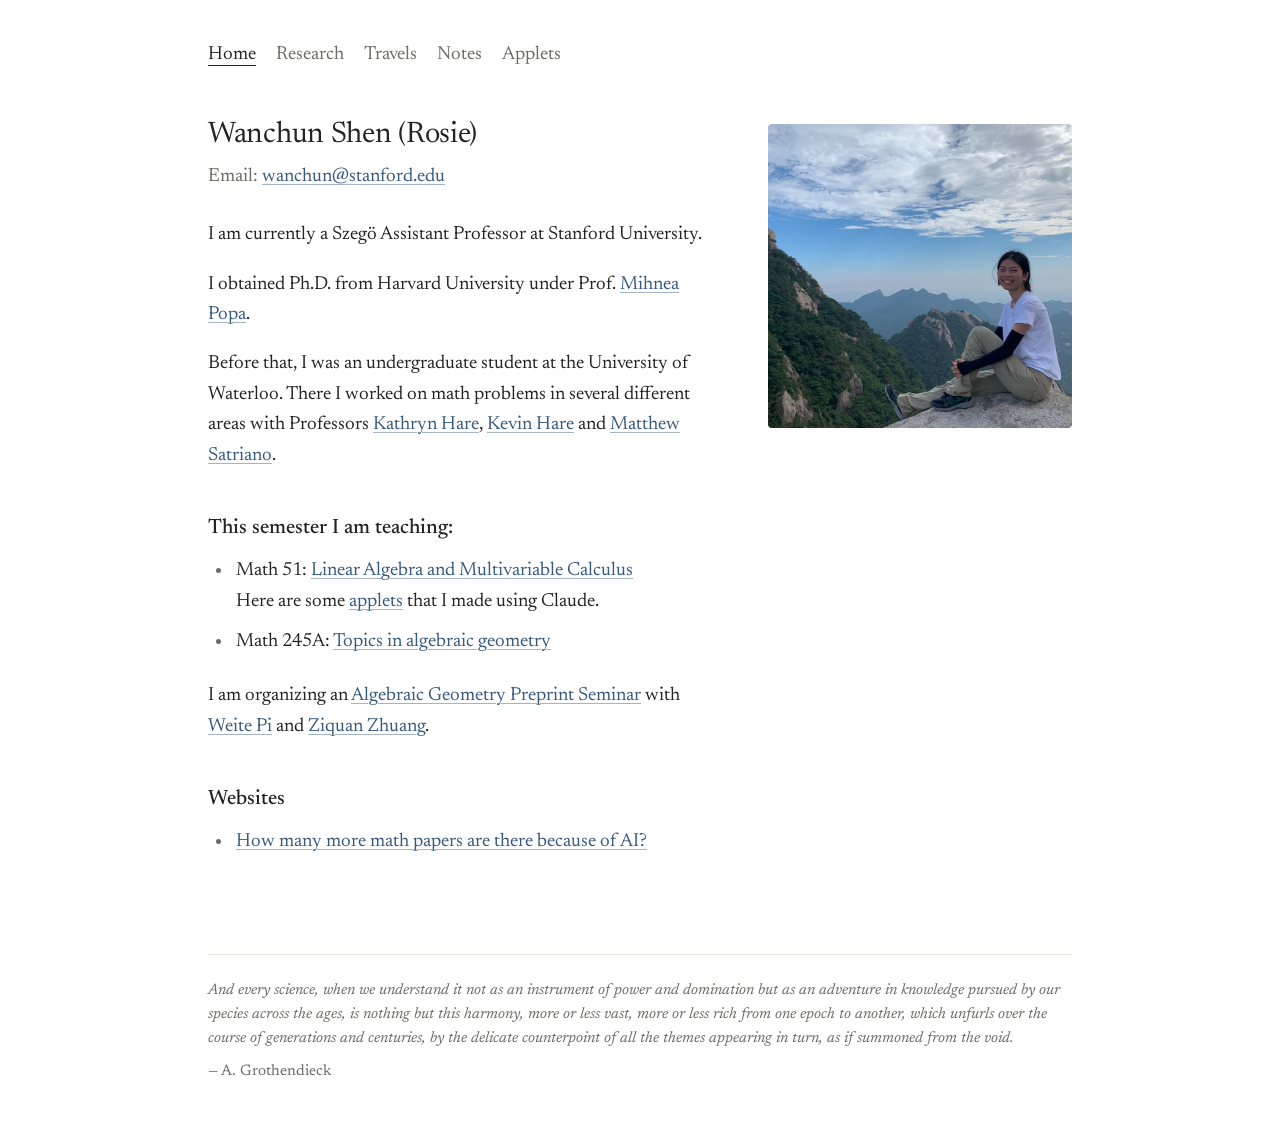
<file: index.html>
<!doctype html>
<html lang="en">
<head>
  <meta charset="utf-8">
  <meta name="viewport" content="width=device-width, initial-scale=1">
  <title>Wanchun Shen</title>
  <meta name="description" content="Wanchun Shen (Rosie), Szegö Assistant Professor at Stanford University. Singularities in algebraic geometry, Hodge theory and algebraic K-theory.">
  <link rel="preconnect" href="https://fonts.googleapis.com">
  <link rel="preconnect" href="https://fonts.gstatic.com" crossorigin>
  <link href="https://fonts.googleapis.com/css2?family=Newsreader:ital,opsz,wght@0,6..72,400;0,6..72,500;1,6..72,400&display=swap" rel="stylesheet">
  <!-- Google tag (gtag.js) -->
  <script async src="https://www.googletagmanager.com/gtag/js?id=G-39WKKSKNVW"></script>
  <script>
    window.dataLayer = window.dataLayer || [];
    function gtag(){dataLayer.push(arguments);}
    gtag('js', new Date());
    gtag('config', 'G-39WKKSKNVW');
  </script>
  <link rel="stylesheet" href="assets/style.css">
</head>
<body>
<div class="site">

  <header class="site-header">
    <nav class="site-nav" aria-label="Site">
      <a href="index.html" aria-current="page">Home</a>
      <a href="research.html">Research</a>
      <a href="travels.html">Travels</a>
      <a href="notes.html">Notes</a>
      <a href="calculus-applets/">Applets</a>
    </nav>
  </header>

  <main>
    <section class="intro">
      <div class="intro-heading">
        <h1>Wanchun Shen (Rosie)</h1>
        <p class="contact">Email: <a href="mailto:wanchun@stanford.edu">wanchun@stanford.edu</a></p>
      </div>

      <img class="portrait" src="assets/wanchun-shen.jpg" width="1280" height="831"
           alt="Wanchun Shen sitting on a granite outcrop, with forested mountain peaks behind her.">

      <div class="intro-body">
        <p>I am currently a Szegö Assistant Professor at Stanford University.</p>

        <p>I obtained Ph.D. from Harvard University under Prof. <a href="https://people.math.harvard.edu/~mpopa/">Mihnea Popa</a>.</p>

        <p>Before that, I was an undergraduate student at the University of Waterloo. There I worked on math problems in several different areas with Professors <a href="https://uwaterloo.ca/pure-mathematics/kathryn-e-hare">Kathryn Hare</a>, <a href="https://uwaterloo.ca/pure-mathematics/profile/kghare">Kevin Hare</a> and <a href="https://www.math.uwaterloo.ca/~msatrian/index.html">Matthew Satriano</a>.</p>

        <h2>This semester I am teaching:</h2>

        <ul class="entries">
          <li>Math 51: <a href="https://web.stanford.edu/class/math51/">Linear Algebra and Multivariable Calculus</a><br>
            Here are some <a href="calculus-applets/">applets</a> that I made using Claude.</li>
          <li>Math 245A: <a href="math245a/">Topics in algebraic geometry</a></li>
        </ul>

        <p>I am organizing an <a href="https://rosie-0525.github.io/preprint-seminar/">Algebraic Geometry Preprint Seminar</a> with <a href="https://sites.google.com/view/weitepi/">Weite Pi</a> and <a href="https://sites.google.com/view/ziquan-zhuang/">Ziquan Zhuang</a>.</p>

        <h2>Websites</h2>

        <ul class="entries">
          <li><a href="https://rosie-0525.github.io/arxiv-statistics/">How many more math papers are there because of AI?</a></li>
        </ul>
      </div>
    </section>
  </main>

  <footer class="site-footer">
    <figure class="epigraph">
      <blockquote>
        <p>And every science, when we understand it not as an instrument of power and domination but as an adventure in knowledge pursued by our species across the ages, is nothing but this harmony, more or less vast, more or less rich from one epoch to another, which unfurls over the course of generations and centuries, by the delicate counterpoint of all the themes appearing in turn, as if summoned from the void.</p>
      </blockquote>
      <figcaption>— A. Grothendieck</figcaption>
    </figure>
  </footer>

</div>
</body>
</html>
</file>
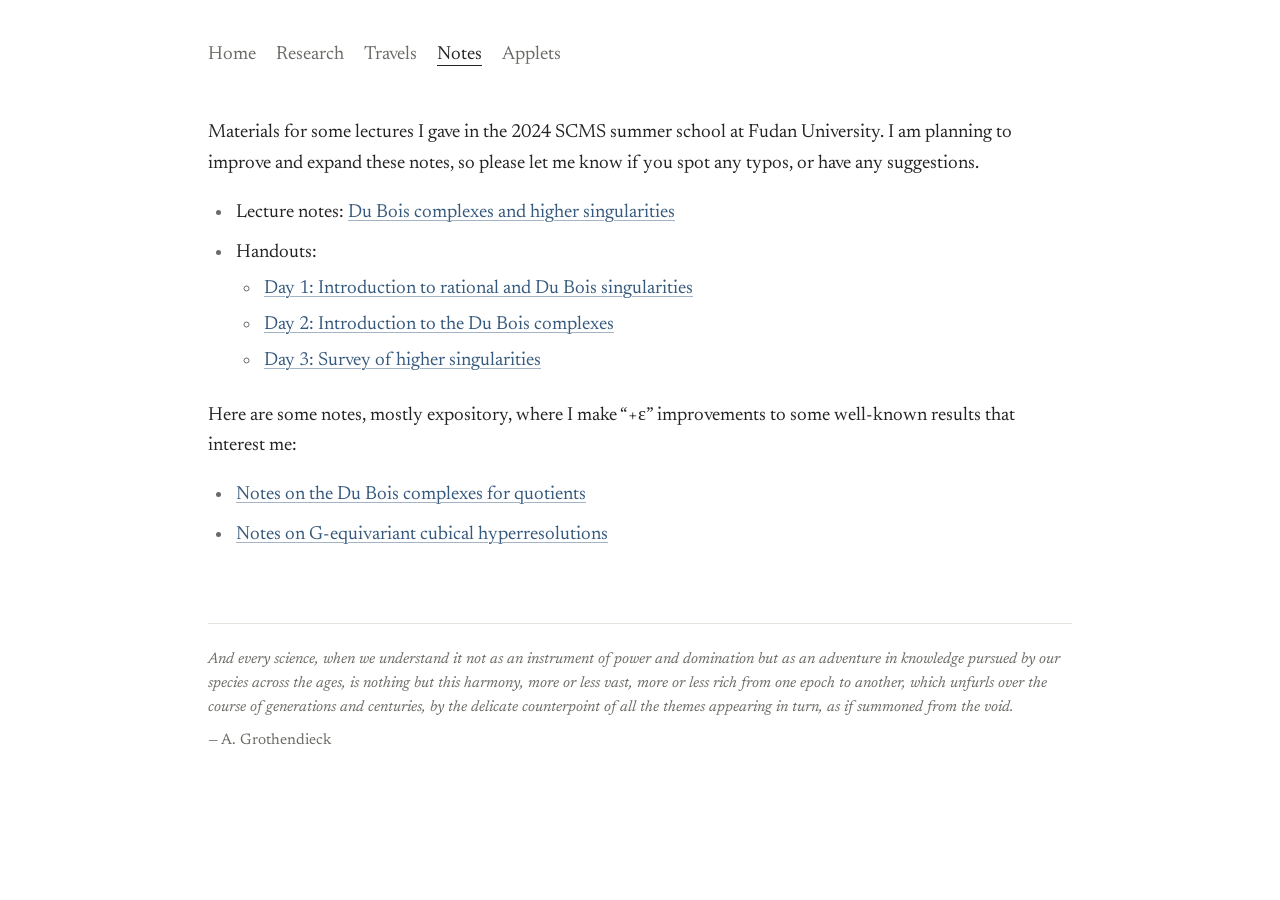
<file: notes.html>
<!doctype html>
<html lang="en">
<head>
  <meta charset="utf-8">
  <meta name="viewport" content="width=device-width, initial-scale=1">
  <title>Notes — Wanchun Shen</title>
  <meta name="description" content="Lecture notes, handouts and expository notes by Wanchun Shen.">
  <link rel="preconnect" href="https://fonts.googleapis.com">
  <link rel="preconnect" href="https://fonts.gstatic.com" crossorigin>
  <link href="https://fonts.googleapis.com/css2?family=Newsreader:ital,opsz,wght@0,6..72,400;0,6..72,500;1,6..72,400&display=swap" rel="stylesheet">
  <!-- Google tag (gtag.js) -->
  <script async src="https://www.googletagmanager.com/gtag/js?id=G-39WKKSKNVW"></script>
  <script>
    window.dataLayer = window.dataLayer || [];
    function gtag(){dataLayer.push(arguments);}
    gtag('js', new Date());
    gtag('config', 'G-39WKKSKNVW');
  </script>
  <link rel="stylesheet" href="assets/style.css">
</head>
<body>
<div class="site">

  <header class="site-header">
    <nav class="site-nav" aria-label="Site">
      <a href="index.html">Home</a>
      <a href="research.html">Research</a>
      <a href="travels.html">Travels</a>
      <a href="notes.html" aria-current="page">Notes</a>
      <a href="calculus-applets/">Applets</a>
    </nav>
  </header>

  <main>

    <p>Materials for some lectures I gave in the 2024 SCMS summer school at Fudan University. I am planning to improve and expand these notes, so please let me know if you spot any typos, or have any suggestions.</p>

    <ul class="entries">
      <li>Lecture notes: <a href="https://drive.google.com/file/d/1De7PKFMAjIJSyGQZOi7Il2Yfd7qH32C_/view?usp=sharing">Du Bois complexes and higher singularities</a></li>
      <li>Handouts:
        <ul>
          <li><a href="https://drive.google.com/file/d/1NofxdIusmojC-wstj09L9WECC4czp__P/view?usp=drive_link">Day 1: Introduction to rational and Du Bois singularities</a></li>
          <li><a href="https://drive.google.com/file/d/1TLkkPEHvHlKyJf9QB13UzVcfYIFG4Xot/view?usp=drive_link">Day 2: Introduction to the Du Bois complexes</a></li>
          <li><a href="https://drive.google.com/file/d/1W7cI5pb26swQqK5HyK6GeWNo6DYn05il/view?usp=drive_link">Day 3: Survey of higher singularities</a></li>
        </ul>
      </li>
    </ul>

    <p>Here are some notes, mostly expository, where I make “+ε” improvements to some well-known results that interest me:</p>

    <ul class="entries">
      <li><a href="https://drive.google.com/file/d/1z2AbHMdE-nTjzrSxDng96FTEQbuHOxv5/view?usp=drive_link">Notes on the Du Bois complexes for quotients</a></li>
      <li><a href="https://drive.google.com/file/d/1cSrDV3TKWuSWlrFPDOh_xlcVPjlii8x3/view?usp=drive_link">Notes on G-equivariant cubical hyperresolutions</a></li>
    </ul>
  </main>

  <footer class="site-footer">
    <figure class="epigraph">
      <blockquote>
        <p>And every science, when we understand it not as an instrument of power and domination but as an adventure in knowledge pursued by our species across the ages, is nothing but this harmony, more or less vast, more or less rich from one epoch to another, which unfurls over the course of generations and centuries, by the delicate counterpoint of all the themes appearing in turn, as if summoned from the void.</p>
      </blockquote>
      <figcaption>— A. Grothendieck</figcaption>
    </figure>
  </footer>

</div>
</body>
</html>
</file>
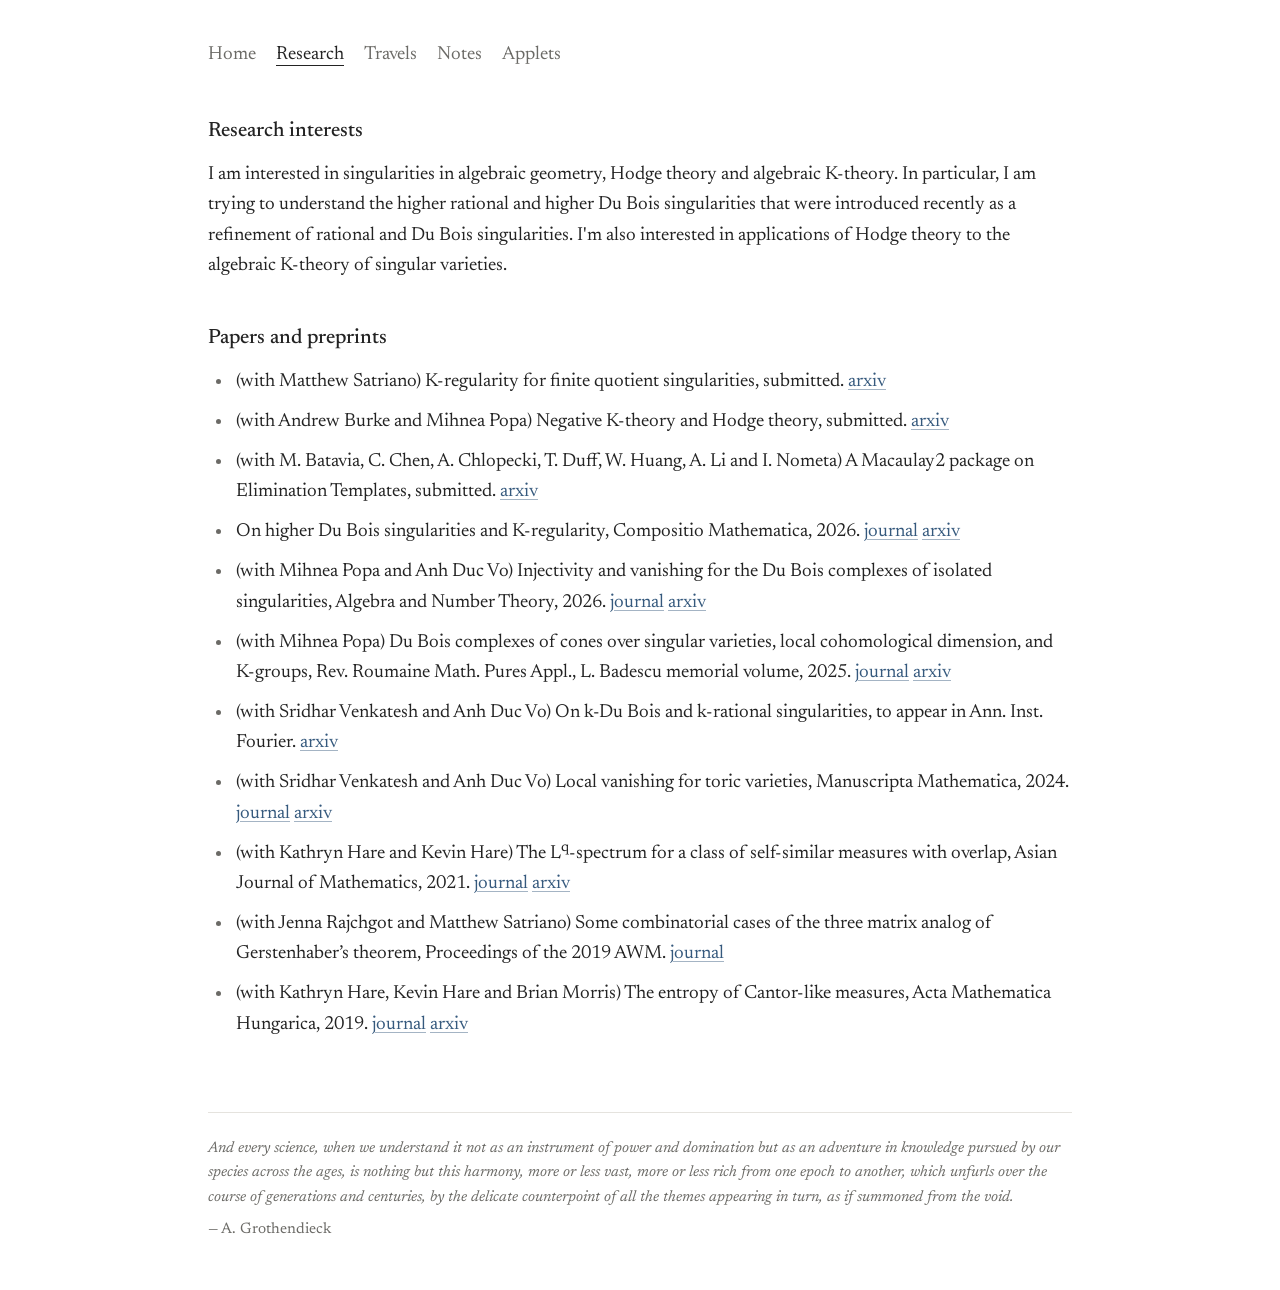
<file: research.html>
<!doctype html>
<html lang="en">
<head>
  <meta charset="utf-8">
  <meta name="viewport" content="width=device-width, initial-scale=1">
  <title>Research — Wanchun Shen</title>
  <meta name="description" content="Papers and preprints by Wanchun Shen.">
  <link rel="preconnect" href="https://fonts.googleapis.com">
  <link rel="preconnect" href="https://fonts.gstatic.com" crossorigin>
  <link href="https://fonts.googleapis.com/css2?family=Newsreader:ital,opsz,wght@0,6..72,400;0,6..72,500;1,6..72,400&display=swap" rel="stylesheet">
  <!-- Google tag (gtag.js) -->
  <script async src="https://www.googletagmanager.com/gtag/js?id=G-39WKKSKNVW"></script>
  <script>
    window.dataLayer = window.dataLayer || [];
    function gtag(){dataLayer.push(arguments);}
    gtag('js', new Date());
    gtag('config', 'G-39WKKSKNVW');
  </script>
  <link rel="stylesheet" href="assets/style.css">
</head>
<body>
<div class="site">

  <header class="site-header">
    <nav class="site-nav" aria-label="Site">
      <a href="index.html">Home</a>
      <a href="research.html" aria-current="page">Research</a>
      <a href="travels.html">Travels</a>
      <a href="notes.html">Notes</a>
      <a href="calculus-applets/">Applets</a>
    </nav>
  </header>

  <main>

    <h2>Research interests</h2>

    <p>I am interested in singularities in algebraic geometry, Hodge theory and algebraic K-theory. In particular, I am trying to understand the higher rational and higher Du Bois singularities that were introduced recently as a refinement of rational and Du Bois singularities. I'm also interested in applications of Hodge theory to the algebraic K-theory of singular varieties.</p>

    <h2>Papers and preprints</h2>

    <!-- To add a paper, copy one <li> … </li> block and edit it. Newest first. -->
    <ul class="entries">
      <li>(with Matthew Satriano) K-regularity for finite quotient singularities, submitted. <a href="https://arxiv.org/html/2609.21043v1">arxiv</a></li>
      <li>(with Andrew Burke and Mihnea Popa) Negative K-theory and Hodge theory, submitted. <a href="https://arxiv.org/abs/2607.12672">arxiv</a></li>
      <li>(with M. Batavia, C. Chen, A. Chlopecki, T. Duff, W. Huang, A. Li and I. Nometa) A Macaulay2 package on Elimination Templates, submitted. <a href="https://arxiv.org/abs/2605.00278">arxiv</a></li>
      <li>On higher Du Bois singularities and K-regularity, Compositio Mathematica, 2026. <a href="https://www.cambridge.org/core/journals/compositio-mathematica/article/on-higher-du-bois-singularities-and-kregularity/A31DFD6AFE9D7DF41EA86CE129643CBC">journal</a> <a href="https://arxiv.org/abs/2504.12402">arxiv</a></li>
      <li>(with Mihnea Popa and Anh Duc Vo) Injectivity and vanishing for the Du Bois complexes of isolated singularities, Algebra and Number Theory, 2026. <a href="https://msp.org/ant/2026/20-6/p05.xhtml">journal</a> <a href="https://arxiv.org/abs/2409.18019">arxiv</a></li>
      <li>(with Mihnea Popa) Du Bois complexes of cones over singular varieties, local cohomological dimension, and K-groups, Rev. Roumaine Math. Pures Appl., L. Badescu memorial volume, 2025. <a href="https://imar.ro/journals/Revue_Mathematique/pdfs/2025/1-2/9.pdf">journal</a> <a href="https://arxiv.org/abs/2406.03593">arxiv</a></li>
      <li>(with Sridhar Venkatesh and Anh Duc Vo) On k-Du Bois and k-rational singularities, to appear in Ann. Inst. Fourier. <a href="https://arxiv.org/abs/2306.03977">arxiv</a></li>
      <li>(with Sridhar Venkatesh and Anh Duc Vo) Local vanishing for toric varieties, Manuscripta Mathematica, 2024. <a href="https://link.springer.com/article/10.1007/s00229-024-01553-3">journal</a> <a href="https://arxiv.org/abs/2306.10179">arxiv</a></li>
      <li>(with Kathryn Hare and Kevin Hare) The L<sup>q</sup>-spectrum for a class of self-similar measures with overlap, Asian Journal of Mathematics, 2021. <a href="https://www.intlpress.com/site/pub/files/_fulltext/journals/ajm/2021/0025/0002/AJM-2021-0025-0002-a003.pdf">journal</a> <a href="https://arxiv.org/abs/1909.08941">arxiv</a></li>
      <li>(with Jenna Rajchgot and Matthew Satriano) Some combinatorial cases of the three matrix analog of Gerstenhaber’s theorem, Proceedings of the 2019 AWM. <a href="https://link.springer.com/chapter/10.1007/978-3-030-42687-3_12">journal</a></li>
      <li>(with Kathryn Hare, Kevin Hare and Brian Morris) The entropy of Cantor-like measures, Acta Mathematica Hungarica, 2019. <a href="https://link.springer.com/article/10.1007/s10474-019-00962-1">journal</a> <a href="https://arxiv.org/abs/1810.00201">arxiv</a></li>
    </ul>
  </main>

  <footer class="site-footer">
    <figure class="epigraph">
      <blockquote>
        <p>And every science, when we understand it not as an instrument of power and domination but as an adventure in knowledge pursued by our species across the ages, is nothing but this harmony, more or less vast, more or less rich from one epoch to another, which unfurls over the course of generations and centuries, by the delicate counterpoint of all the themes appearing in turn, as if summoned from the void.</p>
      </blockquote>
      <figcaption>— A. Grothendieck</figcaption>
    </figure>
  </footer>

</div>
</body>
</html>
</file>
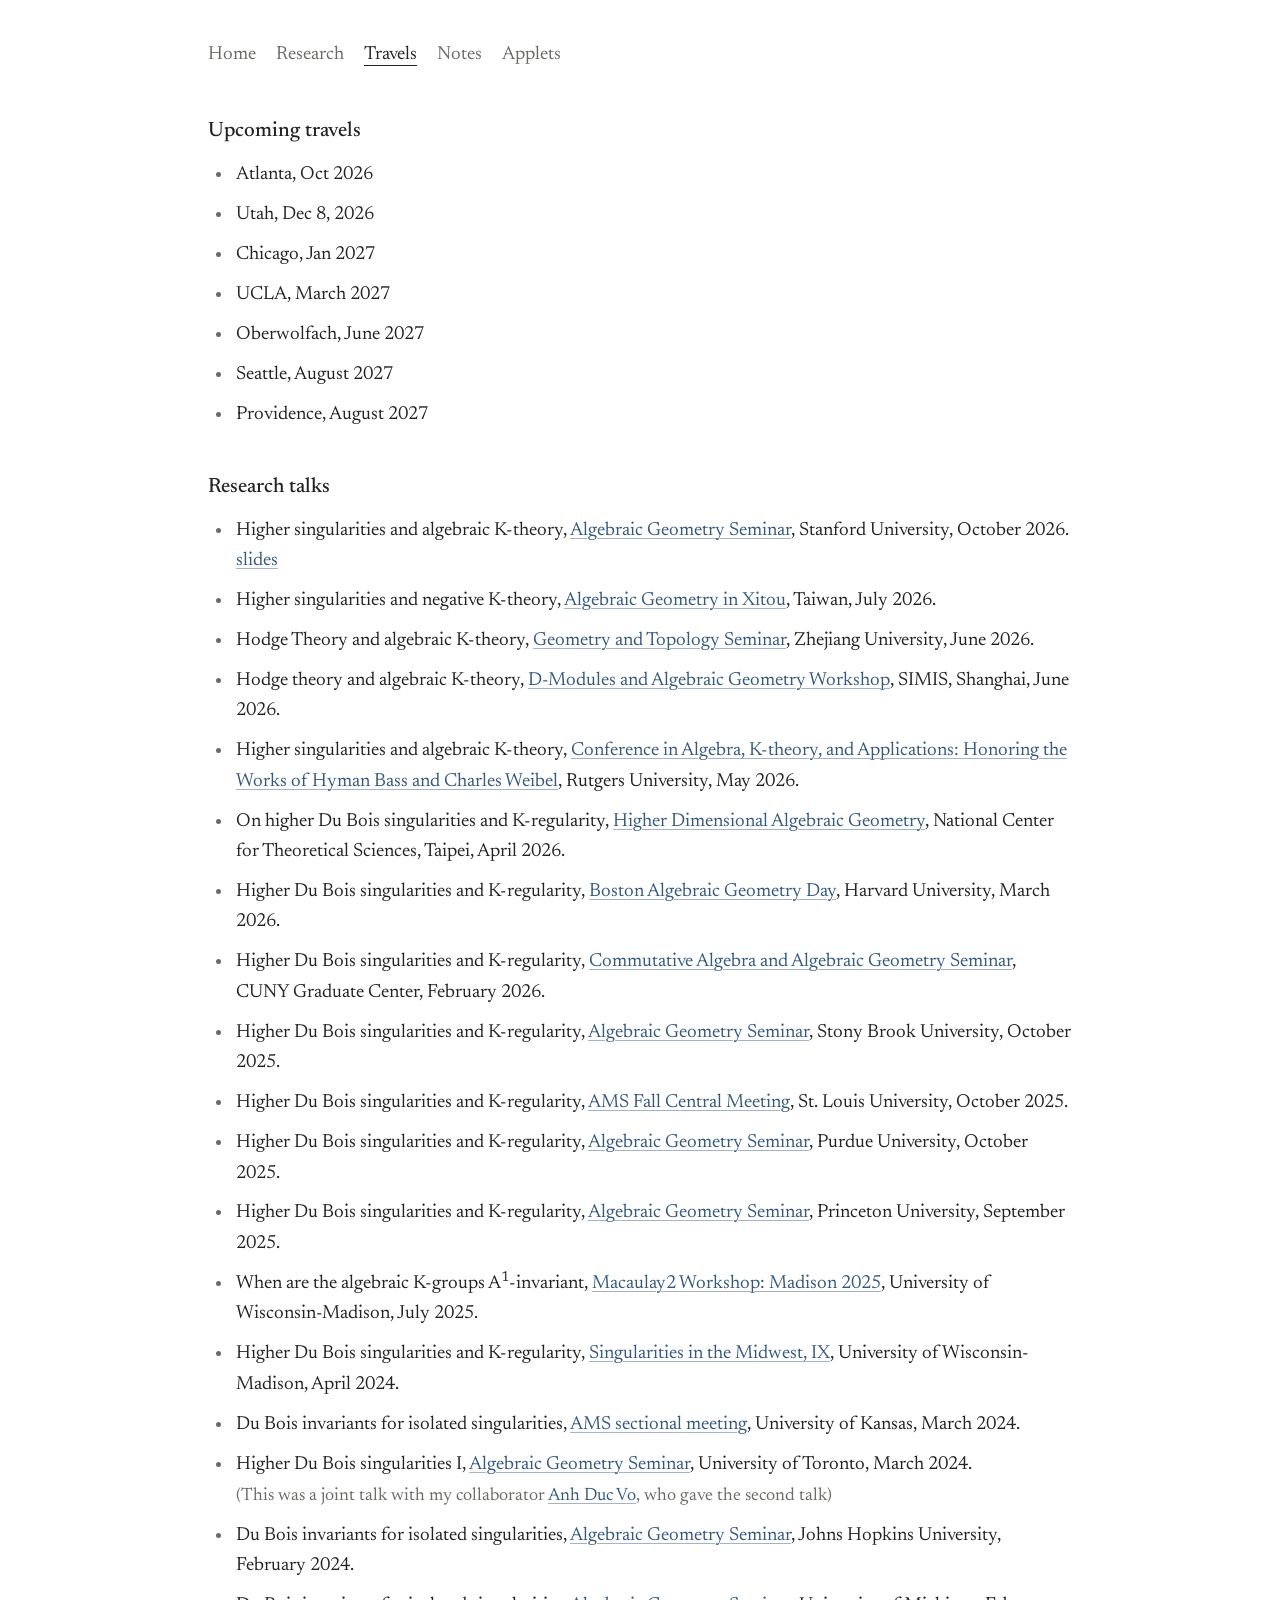
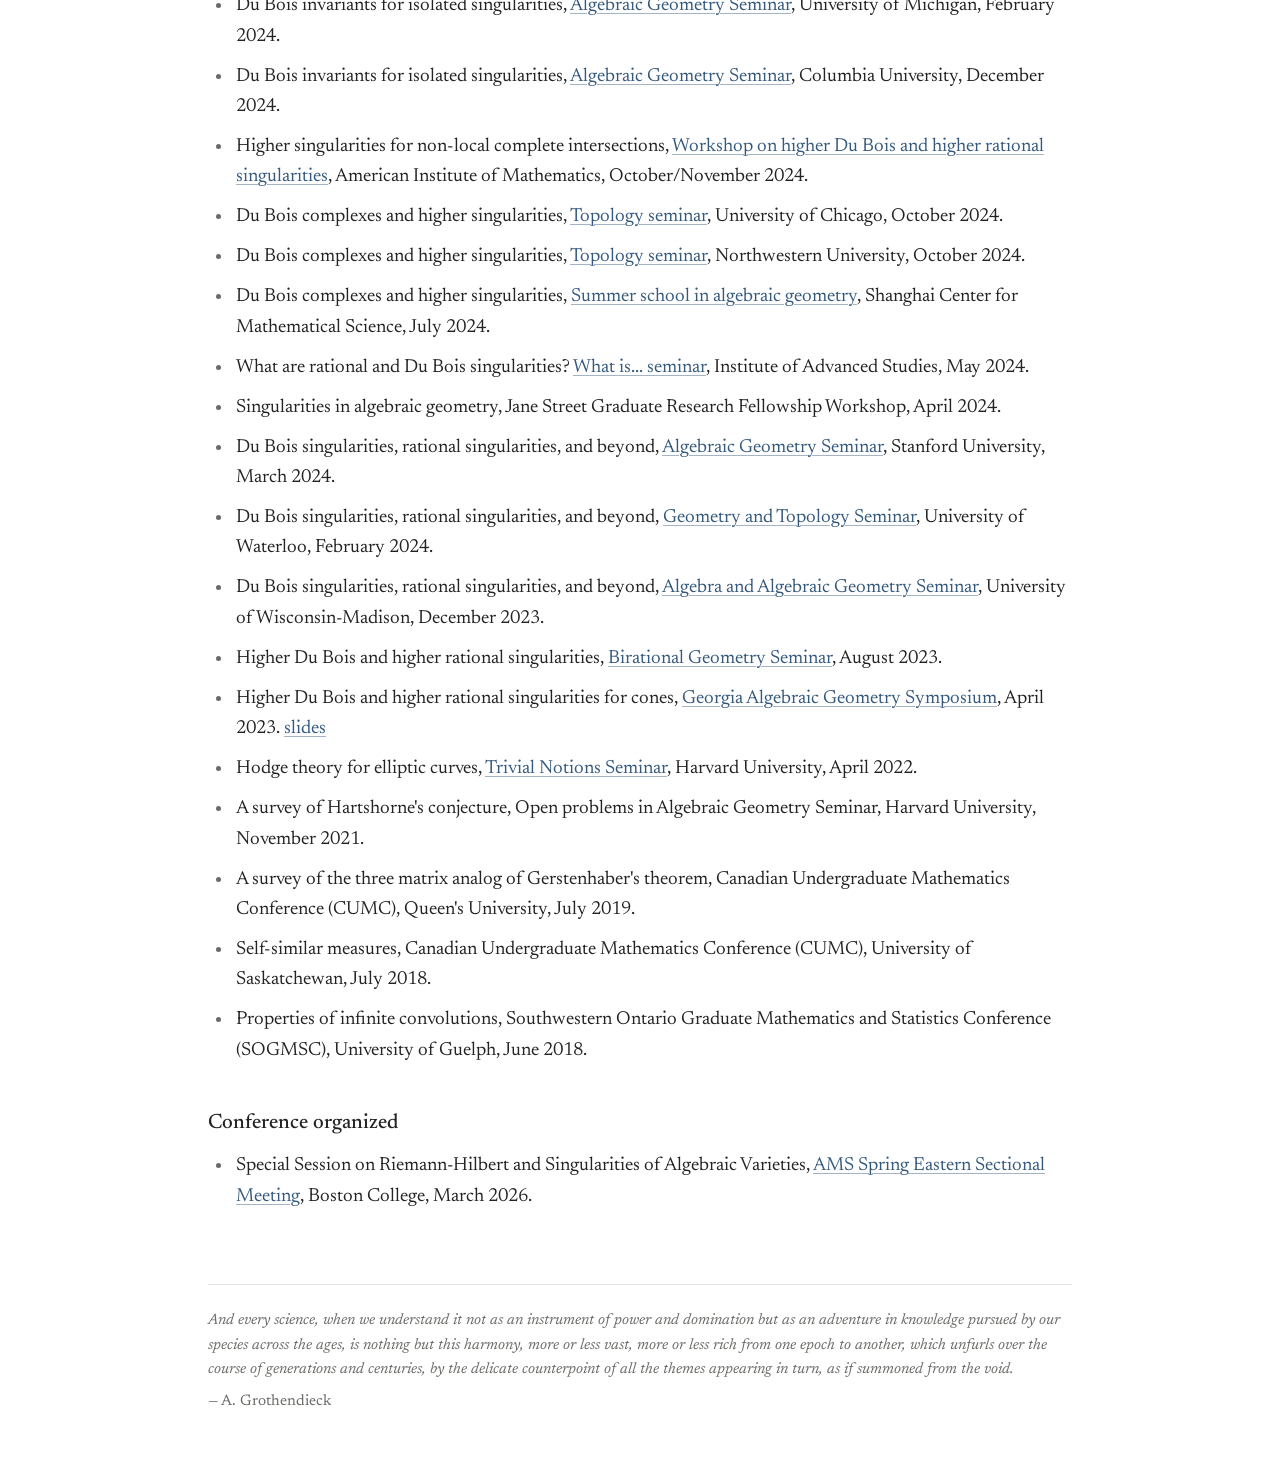
<file: travels.html>
<!doctype html>
<html lang="en">
<head>
  <meta charset="utf-8">
  <meta name="viewport" content="width=device-width, initial-scale=1">
  <title>Travels — Wanchun Shen</title>
  <meta name="description" content="Upcoming travels, research talks and conferences organized by Wanchun Shen.">
  <link rel="preconnect" href="https://fonts.googleapis.com">
  <link rel="preconnect" href="https://fonts.gstatic.com" crossorigin>
  <link href="https://fonts.googleapis.com/css2?family=Newsreader:ital,opsz,wght@0,6..72,400;0,6..72,500;1,6..72,400&display=swap" rel="stylesheet">
  <!-- Google tag (gtag.js) -->
  <script async src="https://www.googletagmanager.com/gtag/js?id=G-39WKKSKNVW"></script>
  <script>
    window.dataLayer = window.dataLayer || [];
    function gtag(){dataLayer.push(arguments);}
    gtag('js', new Date());
    gtag('config', 'G-39WKKSKNVW');
  </script>
  <link rel="stylesheet" href="assets/style.css">
</head>
<body>
<div class="site">

  <header class="site-header">
    <nav class="site-nav" aria-label="Site">
      <a href="index.html">Home</a>
      <a href="research.html">Research</a>
      <a href="travels.html" aria-current="page">Travels</a>
      <a href="notes.html">Notes</a>
      <a href="calculus-applets/">Applets</a>
    </nav>
  </header>

  <main>

    <h2>Upcoming travels</h2>

    <ul class="entries">
      <li>Atlanta, Oct 2026</li>
      <li>Utah, Dec 8, 2026</li>
      <li>Chicago, Jan 2027</li>
      <li>UCLA, March 2027</li>
      <li>Oberwolfach, June 2027</li>
      <li>Seattle, August 2027</li>
      <li>Providence, August 2027</li>
    </ul>

    <h2>Research talks</h2>

    <!-- To add a talk, copy one <li> … </li> block and edit it. Newest first. -->
    <ul class="entries">
      <li>Higher singularities and algebraic K-theory, <a href="https://mathematics.stanford.edu/events/higher-singularities-and-algebraic-k-theory">Algebraic Geometry Seminar</a>, Stanford University, October 2026. <a href="talks/stanford-ag-2026/">slides</a></li>
      <li>Higher singularities and negative K-theory, <a href="https://sites.google.com/view/mini-workshopalgebraicgeometry">Algebraic Geometry in Xitou</a>, Taiwan, July 2026.</li>
      <li>Hodge Theory and algebraic K-theory, <a href="https://zuma-talks.github.io/gt/index.html">Geometry and Topology Seminar</a>, Zhejiang University, June 2026.</li>
      <li>Hodge theory and algebraic K-theory, <a href="https://rjacuna.github.io/D-Modules-and-Algebraic-Geometry-2026/">D-Modules and Algebraic Geometry Workshop</a>, SIMIS, Shanghai, June 2026.</li>
      <li>Higher singularities and algebraic K-theory, <a href="https://sites.google.com/view/pcrg/home">Conference in Algebra, K-theory, and Applications: Honoring the Works of Hyman Bass and Charles Weibel</a>, Rutgers University, May 2026.</li>
      <li>On higher Du Bois singularities and K-regularity, <a href="https://sites.google.com/ncts.ntu.edu.tw/2026hdag/2026-hdag-conference?authuser=0">Higher Dimensional Algebraic Geometry</a>, National Center for Theoretical Sciences, Taipei, April 2026.</li>
      <li>Higher Du Bois singularities and K-regularity, <a href="https://sites.google.com/view/bostonagday/spring-2026?authuser=0">Boston Algebraic Geometry Day</a>, Harvard University, March 2026.</li>
      <li>Higher Du Bois singularities and K-regularity, <a href="https://openlab.citytech.cuny.edu/caag/">Commutative Algebra and Algebraic Geometry Seminar</a>, CUNY Graduate Center, February 2026.</li>
      <li>Higher Du Bois singularities and K-regularity, <a href="https://www.math.stonybrook.edu/agenda?LocationID=1">Algebraic Geometry Seminar</a>, Stony Brook University, October 2025.</li>
      <li>Higher Du Bois singularities and K-regularity, <a href="https://meetings.ams.org/math/fall2025c/meetingapp.cgi/Paper/51659">AMS Fall Central Meeting</a>, St. Louis University, October 2025.</li>
      <li>Higher Du Bois singularities and K-regularity, <a href="https://sites.google.com/view/purduealgebraicgeometryseminar/fall-2025/fall-2025?authuser=0">Algebraic Geometry Seminar</a>, Purdue University, October 2025.</li>
      <li>Higher Du Bois singularities and K-regularity, <a href="https://www.math.princeton.edu/events/higher-du-bois-singularities-and-k-regularity-2025-09-30t190000">Algebraic Geometry Seminar</a>, Princeton University, September 2025.</li>
      <li>When are the algebraic K-groups A<sup>1</sup>-invariant, <a href="https://macaulay2.github.io/Workshop-2025-Madison/index.html">Macaulay2 Workshop: Madison 2025</a>, University of Wisconsin-Madison, July 2025.</li>
      <li>Higher Du Bois singularities and K-regularity, <a href="https://people.math.wisc.edu/~lmaxim/Sing25.html">Singularities in the Midwest, IX</a>, University of Wisconsin-Madison, April 2024.</li>
      <li>Du Bois invariants for isolated singularities, <a href="https://www.ams.org/meetings/sectional/2321_program_ss18.html#title">AMS sectional meeting</a>, University of Kansas, March 2024.</li>
      <li>Higher Du Bois singularities I, <a href="https://sites.google.com/view/agseminar/home">Algebraic Geometry Seminar</a>, University of Toronto, March 2024.
        <span class="note">(This was a joint talk with my collaborator <a href="https://sites.google.com/g.harvard.edu/ducvo/home">Anh Duc Vo</a>, who gave the second talk)</span></li>
      <li>Du Bois invariants for isolated singularities, <a href="https://sites.google.com/view/jhuagseminar">Algebraic Geometry Seminar</a>, Johns Hopkins University, February 2024.</li>
      <li>Du Bois invariants for isolated singularities, <a href="https://lsa.umich.edu/math/news-events/all-events.detail.html/129415-21862701.html">Algebraic Geometry Seminar</a>, University of Michigan, February 2024.</li>
      <li>Du Bois invariants for isolated singularities, <a href="https://www.math.columbia.edu/department/agseminar/fall2024.html">Algebraic Geometry Seminar</a>, Columbia University, December 2024.</li>
      <li>Higher singularities for non-local complete intersections, <a href="https://aimath.org/workshops/upcoming/higherdubois/">Workshop on higher Du Bois and higher rational singularities</a>, American Institute of Mathematics, October/November 2024.</li>
      <li>Du Bois complexes and higher singularities, <a href="https://math.uchicago.edu/~algtop/pastseminars.html">Topology seminar</a>, University of Chicago, October 2024.</li>
      <li>Du Bois complexes and higher singularities, <a href="https://planitpurple.northwestern.edu/event/621397">Topology seminar</a>, Northwestern University, October 2024.</li>
      <li>Du Bois complexes and higher singularities, <a href="https://scms.fudan.edu.cn/info/1059/7291.htm">Summer school in algebraic geometry</a>, Shanghai Center for Mathematical Science, July 2024.</li>
      <li>What are rational and Du Bois singularities? <a href="https://www.ias.edu/math/events/what-29">What is... seminar</a>, Institute of Advanced Studies, May 2024.</li>
      <li>Singularities in algebraic geometry, Jane Street Graduate Research Fellowship Workshop, April 2024.</li>
      <li>Du Bois singularities, rational singularities, and beyond, <a href="https://agstanford.com/">Algebraic Geometry Seminar</a>, Stanford University, March 2024.</li>
      <li>Du Bois singularities, rational singularities, and beyond, <a href="https://www.math.uwaterloo.ca/~x67chen/gtseminar.html">Geometry and Topology Seminar</a>, University of Waterloo, February 2024.</li>
      <li>Du Bois singularities, rational singularities, and beyond, <a href="https://wiki.math.wisc.edu/index.php/Algebra_and_Algebraic_Geometry_Seminar_Fall_2023">Algebra and Algebraic Geometry Seminar</a>, University of Wisconsin-Madison, December 2023.</li>
      <li>Higher Du Bois and higher rational singularities, <a href="https://www.math.ucla.edu/~jmoraga/BGS2023">Birational Geometry Seminar</a>, August 2023.</li>
      <li>Higher Du Bois and higher rational singularities for cones, <a href="https://sites.google.com/view/gags2023/home?authuser=0">Georgia Algebraic Geometry Symposium</a>, April 2023. <a href="https://drive.google.com/file/d/1oxGY7d7V9uHAaxKl9naaqB153im0tcMm/view?usp=drive_link">slides</a></li>
      <li>Hodge theory for elliptic curves, <a href="https://people.math.harvard.edu/~barkley/trivial/">Trivial Notions Seminar</a>, Harvard University, April 2022.</li>
      <li>A survey of Hartshorne's conjecture, Open problems in Algebraic Geometry Seminar, Harvard University, November 2021.</li>
      <li>A survey of the three matrix analog of Gerstenhaber's theorem, Canadian Undergraduate Mathematics Conference (CUMC), Queen's University, July 2019.</li>
      <li>Self-similar measures, Canadian Undergraduate Mathematics Conference (CUMC), University of Saskatchewan, July 2018.</li>
      <li>Properties of infinite convolutions, Southwestern Ontario Graduate Mathematics and Statistics Conference (SOGMSC), University of Guelph, June 2018.</li>
    </ul>

    <h2>Conference organized</h2>

    <ul class="entries">
      <li>Special Session on Riemann-Hilbert and Singularities of Algebraic Varieties, <a href="https://www.ams.org/meetings/sectional/2331_program_ss38.html#title">AMS Spring Eastern Sectional Meeting</a>, Boston College, March 2026.</li>
    </ul>
  </main>

  <footer class="site-footer">
    <figure class="epigraph">
      <blockquote>
        <p>And every science, when we understand it not as an instrument of power and domination but as an adventure in knowledge pursued by our species across the ages, is nothing but this harmony, more or less vast, more or less rich from one epoch to another, which unfurls over the course of generations and centuries, by the delicate counterpoint of all the themes appearing in turn, as if summoned from the void.</p>
      </blockquote>
      <figcaption>— A. Grothendieck</figcaption>
    </figure>
  </footer>

</div>
</body>
</html>
</file>
<file: assets/style.css>
/* ------------------------------------------------------------
   Wanchun Shen — site styles
   One column, one typeface, one accent. Edit the variables
   below to change the whole site's colour or measure.
   ------------------------------------------------------------ */

:root {
  --paper: #ffffff;
  --ink: #232323;
  --ink-soft: #6b6a66;
  --rule: #e5e3de;
  --link: #35597d;
  --link-hover: #1f3d5c;
  --measure: 54rem;
}

html {
  -webkit-text-size-adjust: 100%;
}

body {
  margin: 0;
  padding: 0 1.25rem;
  background: var(--paper);
  color: var(--ink);
  font-family: "Newsreader", "Iowan Old Style", "Palatino Linotype", Palatino, Georgia, serif;
  font-size: 1.1875rem;
  line-height: 1.6;
  font-kerning: normal;
  text-rendering: optimizeLegibility;
}

.site {
  max-width: var(--measure);
  margin: 0 auto;
  padding: 2.5rem 0 3rem;
}

/* Header ---------------------------------------------------- */

.site-header {
  margin-bottom: 3rem;
}

.site-nav {
  display: flex;
  flex-wrap: wrap;
  gap: 0 1.25rem;
}

.site-nav a {
  color: var(--ink-soft);
  text-decoration: none;
}

.site-nav a:hover {
  color: var(--ink);
}

.site-nav a[aria-current="page"] {
  color: var(--ink);
  text-decoration: underline;
  text-decoration-thickness: 1px;
  text-underline-offset: 0.3em;
}

/* Content --------------------------------------------------- */

main a {
  color: var(--link);
  text-decoration: underline;
  text-decoration-thickness: 1px;
  text-underline-offset: 0.18em;
  text-decoration-color: rgba(53, 89, 125, 0.45);
}

main a:hover {
  color: var(--link-hover);
  text-decoration-color: currentColor;
}

a:focus-visible {
  outline: 2px solid var(--link);
  outline-offset: 3px;
  border-radius: 2px;
}

h1 {
  font-size: 1.85rem;
  font-weight: 400;
  line-height: 1.2;
  letter-spacing: -0.01em;
  margin: 0 0 0.5rem;
}

h2 {
  font-size: 1.3rem;
  font-weight: 500;
  line-height: 1.3;
  margin: 2.75rem 0 0.9rem;
}

main > h2:first-child,
.intro-body > h2:first-child {
  margin-top: 0;
}

p {
  margin: 0 0 1em;
}

sup {
  font-size: 0.75em;
  line-height: 0;
}

.nowrap {
  white-space: nowrap;
}

/* Home page introduction: name and bio beside the photograph on wide
   screens, stacked (name, photo, bio) on narrow ones. */

.intro {
  display: grid;
  grid-template-columns: 1fr;
  column-gap: 3rem;
}

.portrait {
  display: block;
  width: 100%;
  height: auto;
  border-radius: 4px;
  margin: 0 0 1.75rem;
}

.contact {
  color: var(--ink-soft);
  margin-bottom: 1.75rem;
}

/* Lists of papers, talks, notes: bullets with a hanging indent */

.entries {
  list-style: disc;
  padding-left: 1.5rem;
  margin: 0 0 1.5rem;
}

.entries li {
  margin: 0 0 0.6rem;
  padding-left: 0.25rem;
}

.entries li::marker {
  color: var(--ink-soft);
}

.entries ul {
  list-style: circle;
  padding-left: 1.5rem;
  margin: 0.35rem 0 0;
}

.entries ul li {
  margin-bottom: 0.35rem;
}

.note {
  display: block;
  color: var(--ink-soft);
  font-size: 0.95em;
  margin-top: 0.15rem;
}

/* Footer ---------------------------------------------------- */

.site-footer {
  margin-top: 4.5rem;
  padding-top: 1.5rem;
  border-top: 1px solid var(--rule);
  color: var(--ink-soft);
  font-size: 0.95rem;
}

.epigraph {
  margin: 0;
}

.epigraph blockquote {
  margin: 0 0 0.5rem;
  font-style: italic;
}

.epigraph blockquote p {
  margin: 0;
}

.epigraph figcaption {
  font-style: normal;
}

/* Wider screens */

@media (min-width: 52rem) {
  .intro {
    grid-template-columns: 1fr 19rem;
    grid-template-rows: auto 1fr;
    align-items: start;
  }

  .intro-heading {
    grid-column: 1;
    grid-row: 1;
  }

  .intro-body {
    grid-column: 1;
    grid-row: 2;
  }

  .portrait {
    grid-column: 2;
    grid-row: 1 / span 2;
    aspect-ratio: 1 / 1;
    object-fit: cover;
    object-position: 78% 50%;
    margin: 0.35rem 0 0;
  }
}

/* Small screens */

@media (max-width: 30rem) {
  body {
    font-size: 1.0625rem;
  }

  .site {
    padding-top: 1.75rem;
  }

  .site-header {
    margin-bottom: 2.25rem;
  }

  h1 {
    font-size: 1.6rem;
  }
}
</file>
